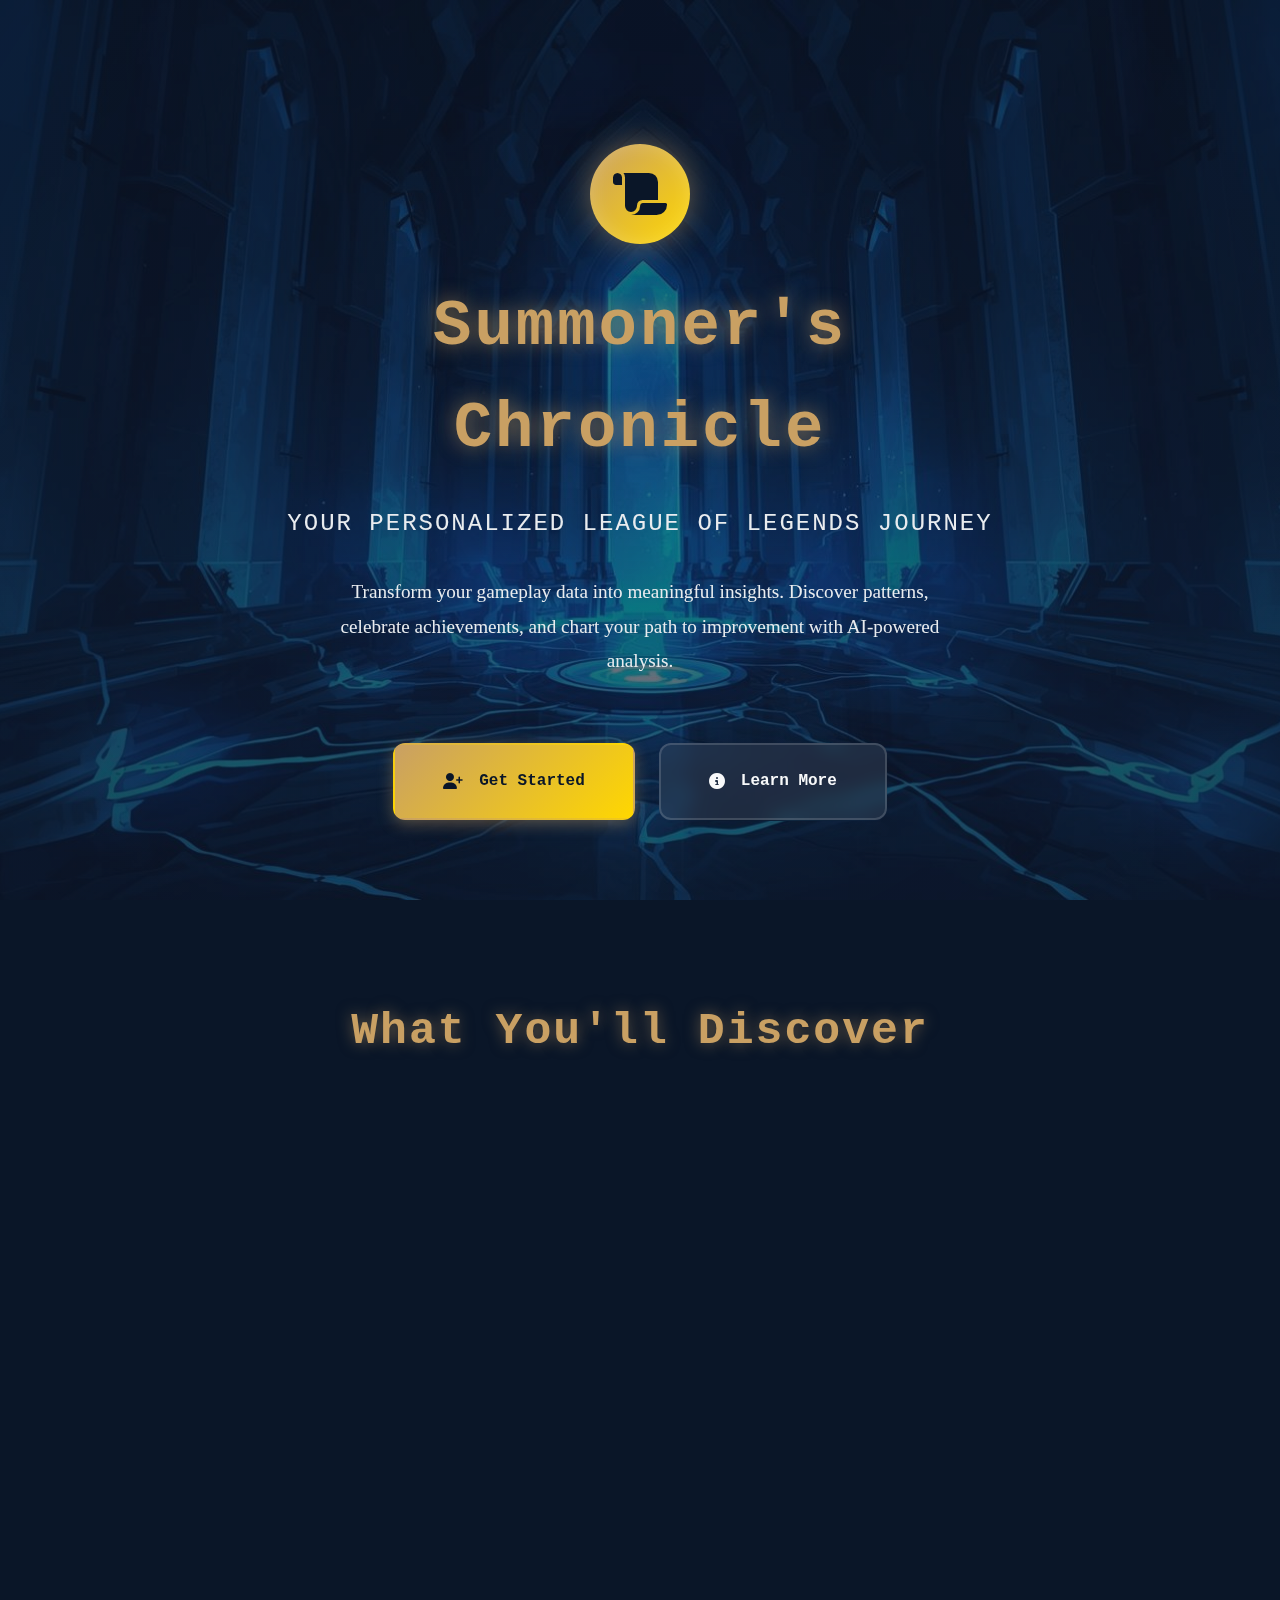
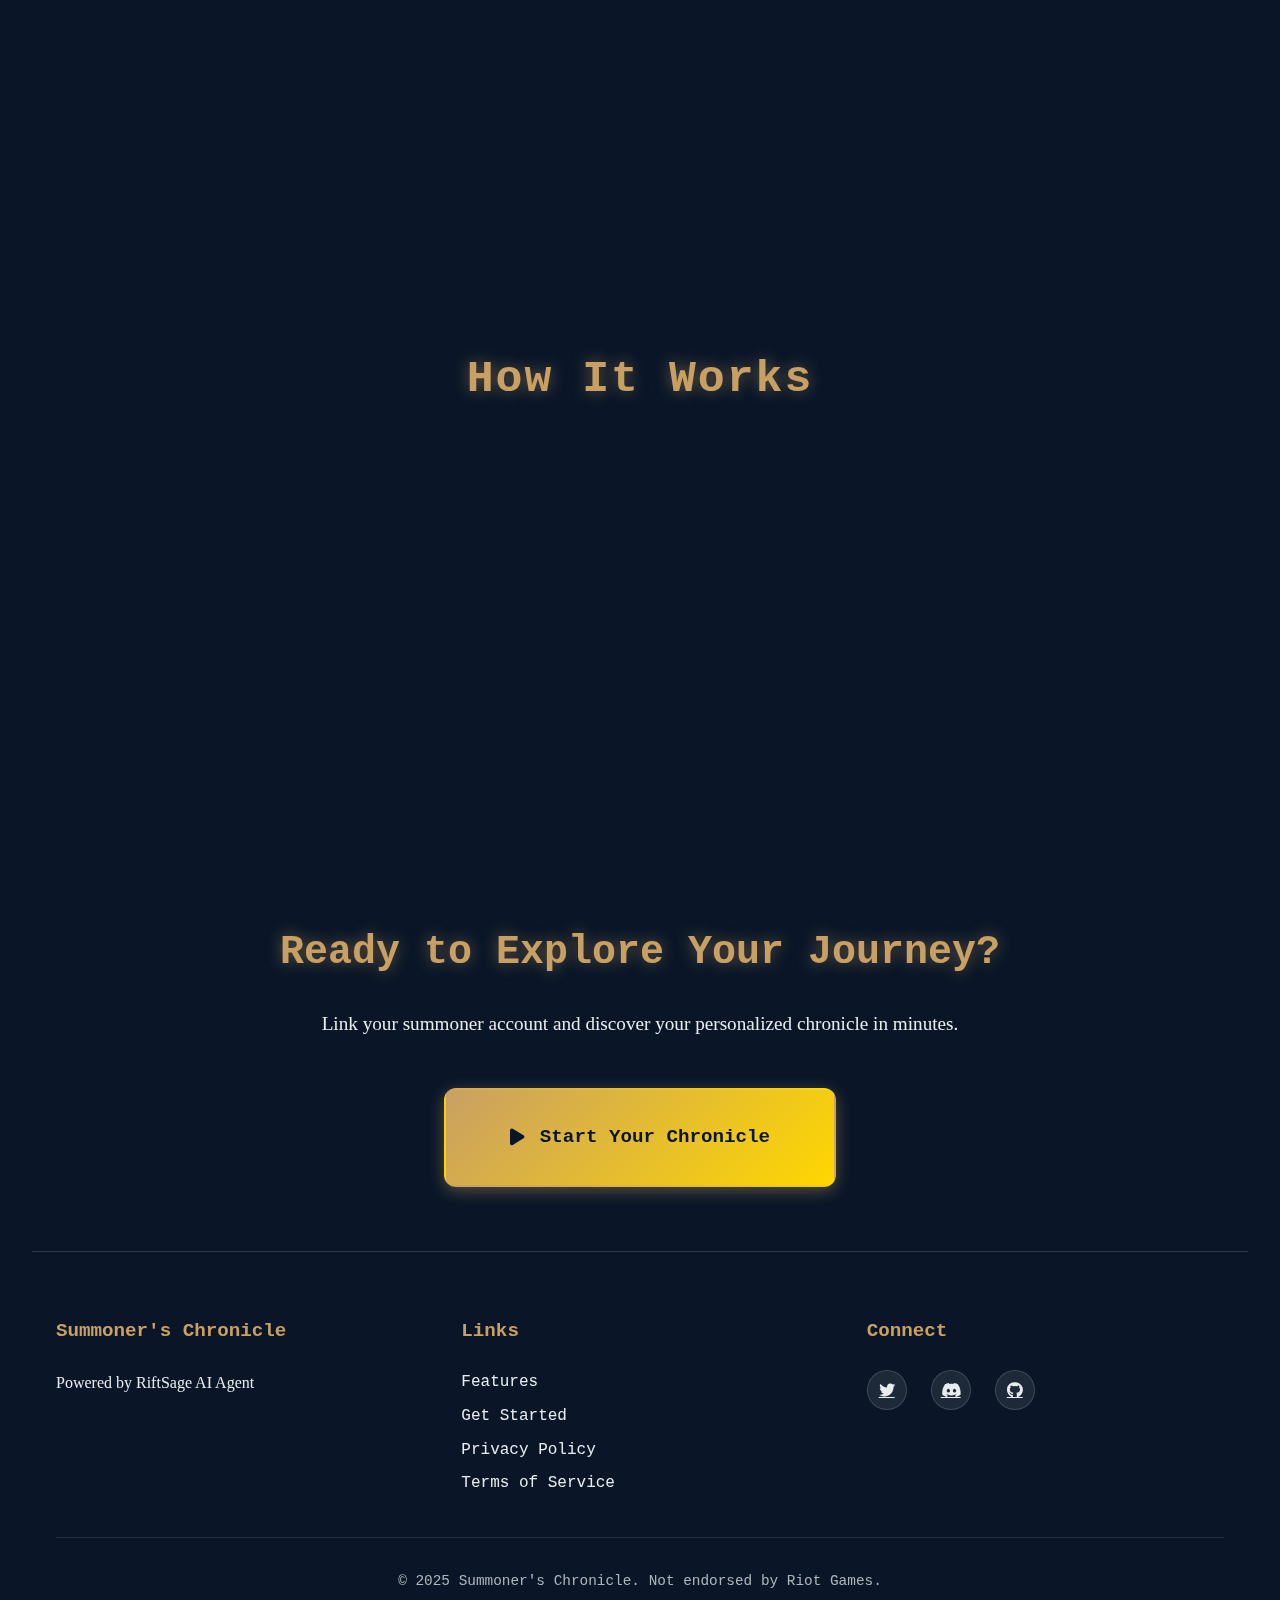
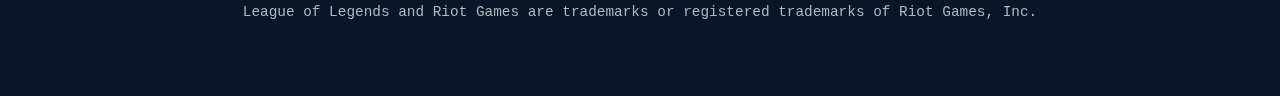
<file: web_app/index.html>
<!DOCTYPE html>
<html lang="en">
<head>
    <meta charset="UTF-8">
    <meta name="viewport" content="width=device-width, initial-scale=1.0">
    <title>Summoner's Chronicle - Your League of Legends Journey</title>
    <link rel="preconnect" href="https://fonts.googleapis.com">
    <link rel="preconnect" href="https://fonts.gstatic.com" crossorigin>
    <link href="https://fonts.googleapis.com/css2?family=Nunito:wght@400;600;700;800&display=swap" rel="stylesheet">
    <link rel="stylesheet" href="https://cdnjs.cloudflare.com/ajax/libs/font-awesome/6.4.0/css/all.min.css">
    <link rel="stylesheet" href="assets/css/main.css">
</head>
<body class="landing-page">
    <!-- Background -->
    <div class="background-overlay"></div>

    <!-- Main Container -->
    <div class="landing-container">
        <!-- Hero Section -->
        <section class="hero-section">
            <div class="hero-content">
                <div class="logo-emblem">
                    <i class="fas fa-scroll"></i>
                </div>
                <h1 class="hero-title">Summoner's Chronicle</h1>
                <p class="hero-subtitle">Your Personalized League of Legends Journey</p>
                <p class="hero-description">
                    Transform your gameplay data into meaningful insights. Discover patterns, celebrate achievements,
                    and chart your path to improvement with AI-powered analysis.
                </p>

                <div class="cta-buttons">
                    <a href="pages/auth.html" class="btn btn-primary">
                        <i class="fas fa-user-plus"></i>
                        <span>Get Started</span>
                    </a>
                    <a href="#features" class="btn btn-secondary">
                        <i class="fas fa-info-circle"></i>
                        <span>Learn More</span>
                    </a>
                </div>
            </div>
        </section>

        <!-- Features Section -->
        <section id="features" class="features-section">
            <h2 class="section-title">What You'll Discover</h2>

            <div class="features-grid">
                <div class="feature-card">
                    <div class="feature-icon">
                        <i class="fas fa-chart-line"></i>
                    </div>
                    <h3>Performance Insights</h3>
                    <p>Deep dive into your stats with clear, actionable analysis powered by RiftSage AI.</p>
                </div>

                <div class="feature-card">
                    <div class="feature-icon">
                        <i class="fas fa-trophy"></i>
                    </div>
                    <h3>Achievement Showcase</h3>
                    <p>Celebrate your best moments and milestones from throughout the season.</p>
                </div>

                <div class="feature-card">
                    <div class="feature-icon">
                        <i class="fas fa-users"></i>
                    </div>
                    <h3>Team Impact Analysis</h3>
                    <p>Understand how you contribute to team success and your unique strengths.</p>
                </div>

                <div class="feature-card">
                    <div class="feature-icon">
                        <i class="fas fa-rocket"></i>
                    </div>
                    <h3>Growth Tracking</h3>
                    <p>See your progress over time and get personalized improvement recommendations.</p>
                </div>

                <div class="feature-card">
                    <div class="feature-icon">
                        <i class="fas fa-chess-knight"></i>
                    </div>
                    <h3>Champion Mastery</h3>
                    <p>Detailed analysis of your champion pool and performance by role.</p>
                </div>

                <div class="feature-card">
                    <div class="feature-icon">
                        <i class="fas fa-map-marked-alt"></i>
                    </div>
                    <h3>Improvement Blueprint</h3>
                    <p>Convert insights into trackable goals with measurable success criteria.</p>
                </div>
            </div>
        </section>

        <!-- How It Works -->
        <section class="how-it-works-section">
            <h2 class="section-title">How It Works</h2>

            <div class="steps-grid">
                <div class="step-card">
                    <div class="step-number">1</div>
                    <h3>Link Your Account</h3>
                    <p>Connect your League of Legends summoner account securely through email authentication.</p>
                </div>

                <div class="step-card">
                    <div class="step-number">2</div>
                    <h3>Generate Report</h3>
                    <p>RiftSage AI analyzes your match history and generates personalized insights.</p>
                </div>

                <div class="step-card">
                    <div class="step-number">3</div>
                    <h3>Explore Your Chronicle</h3>
                    <p>Navigate through beautiful, magazine-style pages of insights and achievements.</p>
                </div>

                <div class="step-card">
                    <div class="step-number">4</div>
                    <h3>Track Your Goals</h3>
                    <p>Use the improvement blueprint to set goals and track your progress.</p>
                </div>
            </div>
        </section>

        <!-- CTA Section -->
        <section class="cta-section">
            <h2>Ready to Explore Your Journey?</h2>
            <p>Link your summoner account and discover your personalized chronicle in minutes.</p>
            <a href="pages/auth.html" class="btn btn-primary btn-large">
                <i class="fas fa-play"></i>
                <span>Start Your Chronicle</span>
            </a>
        </section>

        <!-- Footer -->
        <footer class="landing-footer">
            <div class="footer-content">
                <div class="footer-section">
                    <h4>Summoner's Chronicle</h4>
                    <p>Powered by RiftSage AI Agent</p>
                </div>

                <div class="footer-section">
                    <h4>Links</h4>
                    <ul>
                        <li><a href="#features">Features</a></li>
                        <li><a href="pages/auth.html">Get Started</a></li>
                        <li><a href="#privacy">Privacy Policy</a></li>
                        <li><a href="#terms">Terms of Service</a></li>
                    </ul>
                </div>

                <div class="footer-section">
                    <h4>Connect</h4>
                    <div class="social-links">
                        <a href="#" aria-label="Twitter"><i class="fab fa-twitter"></i></a>
                        <a href="#" aria-label="Discord"><i class="fab fa-discord"></i></a>
                        <a href="#" aria-label="GitHub"><i class="fab fa-github"></i></a>
                    </div>
                </div>
            </div>

            <div class="footer-bottom">
                <p>&copy; 2025 Summoner's Chronicle. Not endorsed by Riot Games.</p>
                <p>League of Legends and Riot Games are trademarks or registered trademarks of Riot Games, Inc.</p>
            </div>
        </footer>
    </div>

    <script src="assets/js/landing.js"></script>
</body>
</html>
</file>
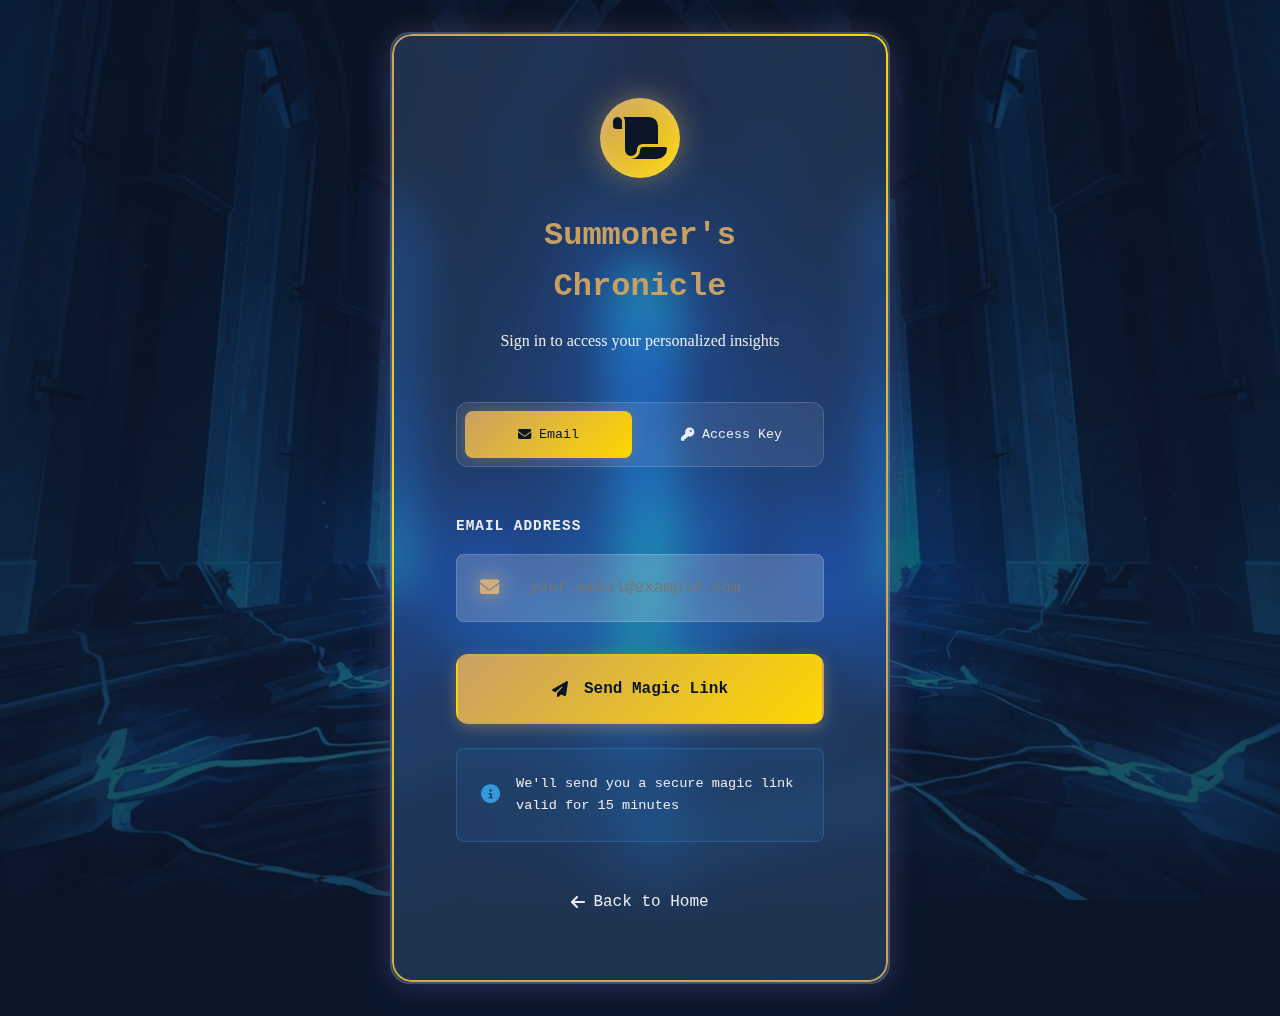
<file: web_app/pages/auth.html>
<!DOCTYPE html>
<html lang="en">
<head>
    <meta charset="UTF-8">
    <meta name="viewport" content="width=device-width, initial-scale=1.0">
    <title>Sign In - Summoner's Chronicle</title>
    <link rel="preconnect" href="https://fonts.googleapis.com">
    <link rel="preconnect" href="https://fonts.gstatic.com" crossorigin>
    <link href="https://fonts.googleapis.com/css2?family=Nunito:wght@400;600;700;800&display=swap" rel="stylesheet">
    <link rel="stylesheet" href="https://cdnjs.cloudflare.com/ajax/libs/font-awesome/6.4.0/css/all.min.css">
    <link rel="stylesheet" href="../assets/css/main.css">
</head>
<body class="auth-page">
    <!-- Background -->
    <div class="background-overlay"></div>

    <!-- Auth Container -->
    <div class="auth-container">
        <div class="auth-card">
            <!-- Logo -->
            <div class="auth-header">
                <div class="logo-emblem">
                    <i class="fas fa-scroll"></i>
                </div>
                <h1>Summoner's Chronicle</h1>
                <p>Sign in to access your personalized insights</p>
            </div>

            <!-- Auth Methods Tabs -->
            <div class="auth-tabs">
                <button class="auth-tab active" data-tab="email">
                    <i class="fas fa-envelope"></i>
                    <span>Email</span>
                </button>
                <button class="auth-tab" data-tab="accesskey">
                    <i class="fas fa-key"></i>
                    <span>Access Key</span>
                </button>
            </div>

            <!-- Email Auth Form -->
            <div class="auth-form-container active" id="email-form">
                <form class="auth-form" id="emailAuthForm">
                    <div class="form-group">
                        <label for="email">Email Address</label>
                        <div class="input-with-icon">
                            <i class="fas fa-envelope"></i>
                            <input
                                type="email"
                                id="email"
                                name="email"
                                placeholder="your.email@example.com"
                                required
                            >
                        </div>
                    </div>

                    <button type="submit" class="btn btn-primary btn-full">
                        <i class="fas fa-paper-plane"></i>
                        <span>Send Magic Link</span>
                    </button>

                    <div class="auth-info">
                        <i class="fas fa-info-circle"></i>
                        <p>We'll send you a secure magic link valid for 15 minutes</p>
                    </div>
                </form>

                <!-- Success Message -->
                <div class="auth-success" id="emailSuccess" style="display: none;">
                    <i class="fas fa-check-circle"></i>
                    <h3>Check Your Email!</h3>
                    <p>We've sent a magic link to <strong id="sentEmail"></strong></p>
                    <p class="text-muted">Link expires in 15 minutes</p>
                    <button class="btn btn-secondary" onclick="location.reload()">
                        Send Another Link
                    </button>
                </div>
            </div>

            <!-- Access Key Form -->
            <div class="auth-form-container" id="accesskey-form">
                <form class="auth-form" id="accessKeyForm">
                    <div class="form-group">
                        <label for="accessKeyFile">Upload Access Key (.sumvault)</label>
                        <div class="file-upload-area" id="fileUploadArea">
                            <i class="fas fa-cloud-upload-alt"></i>
                            <p>Drop your .sumvault file here or click to browse</p>
                            <input
                                type="file"
                                id="accessKeyFile"
                                name="accessKeyFile"
                                accept=".sumvault"
                                required
                            >
                        </div>
                        <div class="file-name" id="fileName" style="display: none;"></div>
                    </div>

                    <button type="submit" class="btn btn-primary btn-full">
                        <i class="fas fa-sign-in-alt"></i>
                        <span>Sign In with Access Key</span>
                    </button>

                    <div class="auth-info">
                        <i class="fas fa-info-circle"></i>
                        <p>Use the .sumvault file you received when you first signed up</p>
                    </div>
                </form>
            </div>

            <!-- Loading State -->
            <div class="auth-loading" id="authLoading" style="display: none;">
                <div class="spinner"></div>
                <p>Authenticating...</p>
            </div>

            <!-- Error Message -->
            <div class="auth-error" id="authError" style="display: none;">
                <i class="fas fa-exclamation-triangle"></i>
                <p id="errorMessage"></p>
                <button class="btn btn-secondary" onclick="location.reload()">
                    Try Again
                </button>
            </div>

            <!-- Back to Home -->
            <div class="auth-footer">
                <a href="../index.html" class="link-back">
                    <i class="fas fa-arrow-left"></i>
                    <span>Back to Home</span>
                </a>
            </div>
        </div>

        <!-- New User Setup -->
        <div class="setup-card" id="setupCard" style="display: none;">
            <div class="setup-header">
                <h2>Link Your Summoner</h2>
                <p>Connect your League of Legends account to get started</p>
            </div>

            <form class="setup-form" id="setupForm">
                <div class="form-group">
                    <label for="summonerName">Summoner Name</label>
                    <div class="input-with-icon">
                        <i class="fas fa-user"></i>
                        <input
                            type="text"
                            id="summonerName"
                            name="summonerName"
                            placeholder="Enter your summoner name"
                            required
                        >
                    </div>
                </div>

                <div class="form-group">
                    <label for="region">Region</label>
                    <div class="input-with-icon">
                        <i class="fas fa-globe"></i>
                        <select id="region" name="region" required>
                            <option value="">Select your region</option>
                            <option value="na1">North America (NA)</option>
                            <option value="euw1">Europe West (EUW)</option>
                            <option value="eun1">Europe Nordic & East (EUNE)</option>
                            <option value="kr">Korea (KR)</option>
                            <option value="br1">Brazil (BR)</option>
                            <option value="la1">Latin America North (LAN)</option>
                            <option value="la2">Latin America South (LAS)</option>
                            <option value="oc1">Oceania (OCE)</option>
                            <option value="tr1">Turkey (TR)</option>
                            <option value="ru">Russia (RU)</option>
                            <option value="jp1">Japan (JP)</option>
                        </select>
                    </div>
                </div>

                <button type="submit" class="btn btn-primary btn-full">
                    <i class="fas fa-link"></i>
                    <span>Link Account</span>
                </button>
            </form>

            <div class="setup-info">
                <i class="fas fa-shield-alt"></i>
                <p>Your data is securely stored and never shared with third parties</p>
            </div>
        </div>
    </div>

    <script src="../config/aws-config.js"></script>
    <script src="../assets/js/auth.js"></script>
</body>
</html>
</file>
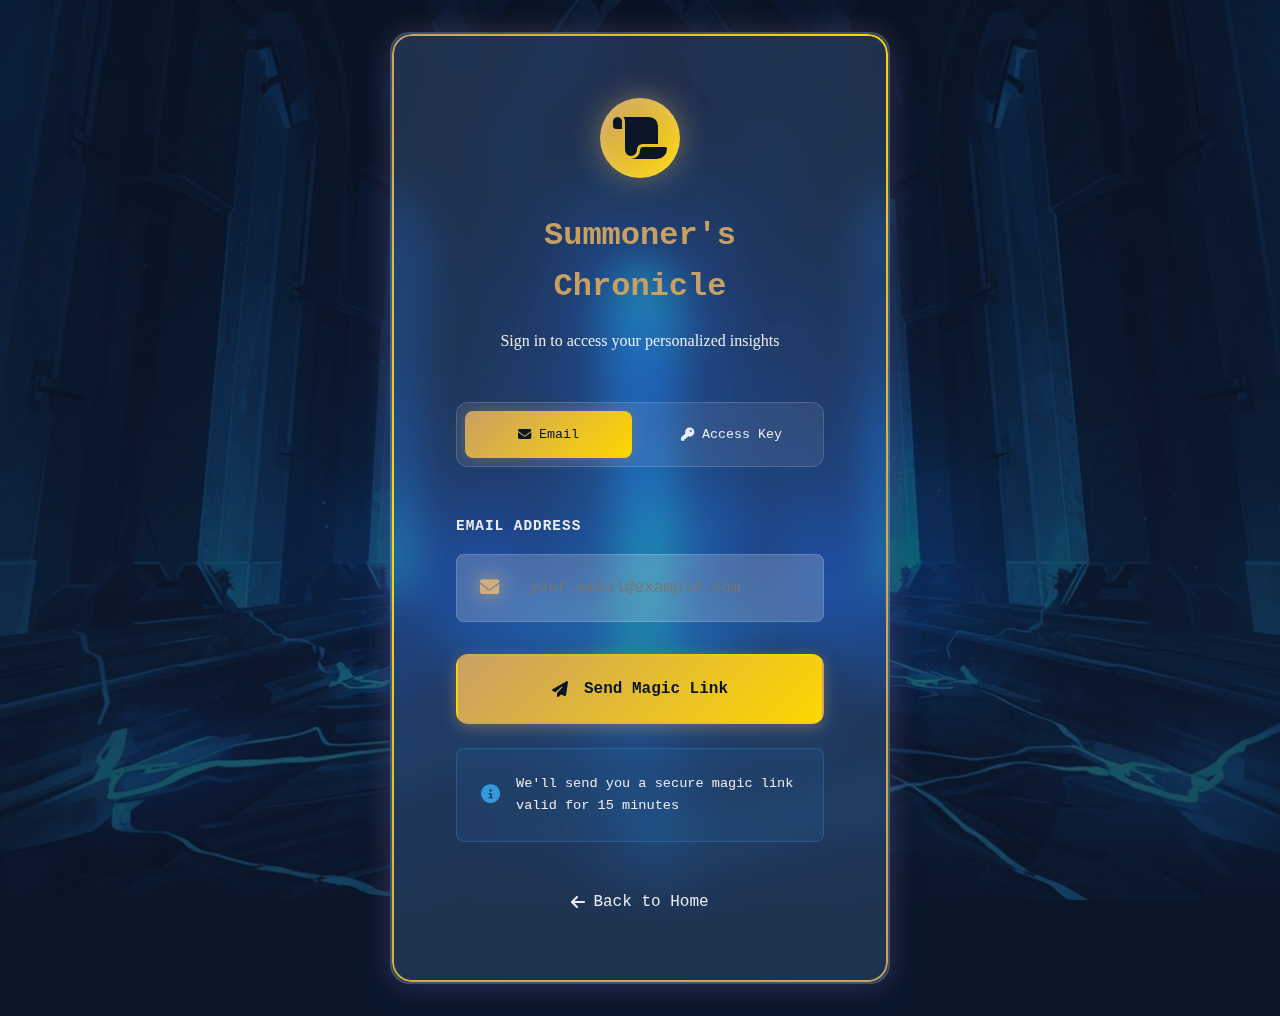
<file: web_app/pages/dashboard.html>
<!DOCTYPE html>
<html lang="en">
<head>
    <meta charset="UTF-8">
    <meta name="viewport" content="width=device-width, initial-scale=1.0">
    <title>Your Chronicle - Summoner's Chronicle</title>
    <link rel="preconnect" href="https://fonts.googleapis.com">
    <link rel="preconnect" href="https://fonts.gstatic.com" crossorigin>
    <link href="https://fonts.googleapis.com/css2?family=Nunito:wght@400;600;700;800&display=swap" rel="stylesheet">
    <link rel="stylesheet" href="https://cdnjs.cloudflare.com/ajax/libs/font-awesome/6.4.0/css/all.min.css">
    <link rel="stylesheet" href="../assets/css/main.css">
</head>
<body class="dashboard-page">
    <!-- Background -->
    <div class="background-overlay"></div>

    <!-- Main Container -->
    <div class="dashboard-container">
        <!-- Header -->
        <header class="dashboard-header">
            <div class="header-left">
                <div class="logo-small">
                    <i class="fas fa-scroll"></i>
                    <span>Summoner's Chronicle</span>
                </div>
            </div>

            <div class="header-right">
                <div class="user-info">
                    <span id="summonerName">Loading...</span>
                    <span class="rank-badge" id="currentRank">Loading...</span>
                </div>
                <div class="header-actions">
                    <button class="icon-btn" id="downloadBtn" title="Download Report">
                        <i class="fas fa-download"></i>
                    </button>
                    <button class="icon-btn" id="shareBtn" title="Share">
                        <i class="fas fa-share-alt"></i>
                    </button>
                    <button class="icon-btn" id="settingsBtn" title="Settings">
                        <i class="fas fa-cog"></i>
                    </button>
                    <button class="icon-btn" id="logoutBtn" title="Logout">
                        <i class="fas fa-sign-out-alt"></i>
                    </button>
                </div>
            </div>
        </header>

        <!-- Navigation Pills -->
        <nav class="nav-pills-container">
            <div class="nav-pills">
                <button class="nav-pill active" data-section="overview">
                    <i class="fas fa-home"></i>
                    <span>Overview</span>
                </button>
                <button class="nav-pill" data-section="performance">
                    <i class="fas fa-chart-line"></i>
                    <span>Performance</span>
                </button>
                <button class="nav-pill" data-section="champions">
                    <i class="fas fa-chess-knight"></i>
                    <span>Champions</span>
                </button>
                <button class="nav-pill" data-section="team-impact">
                    <i class="fas fa-users"></i>
                    <span>Team Impact</span>
                </button>
                <button class="nav-pill" data-section="growth">
                    <i class="fas fa-seedling"></i>
                    <span>Growth</span>
                </button>
                <button class="nav-pill" data-section="achievements">
                    <i class="fas fa-trophy"></i>
                    <span>Achievements</span>
                </button>
                <button class="nav-pill" data-section="future-goals">
                    <i class="fas fa-bullseye"></i>
                    <span>Future Goals</span>
                </button>
            </div>
        </nav>

        <!-- Content Wrapper -->
        <div class="content-wrapper">
            <!-- Overview Section -->
            <section id="overview" class="content-section active">
                <div class="section-header">
                    <h2 class="section-subtitle">Season 2025</h2>
                    <h1 class="section-title">Your Chronicle Overview</h1>
                    <p class="section-description">A comprehensive look at your League of Legends journey this season</p>
                </div>

                <!-- Stats & Metrics -->
                <div class="stats-section">
                    <h3 class="stats-label">Key Statistics</h3>
                    <div class="stats-grid">
                        <div class="stat-card highlight">
                            <div class="stat-icon"><i class="fas fa-gamepad"></i></div>
                            <div class="stat-value" id="totalGames">-</div>
                            <div class="stat-label">Total Games</div>
                            <div class="stat-insight">Your dedication this season</div>
                        </div>

                        <div class="stat-card">
                            <div class="stat-icon"><i class="fas fa-trophy"></i></div>
                            <div class="stat-value" id="winRate">-%</div>
                            <div class="stat-label">Win Rate</div>
                            <div class="stat-insight">Consistent improvement</div>
                        </div>

                        <div class="stat-card">
                            <div class="stat-icon"><i class="fas fa-chart-bar"></i></div>
                            <div class="stat-value" id="avgKDA">-</div>
                            <div class="stat-label">Average KDA</div>
                            <div class="stat-insight">Impact per game</div>
                        </div>

                        <div class="stat-card">
                            <div class="stat-icon"><i class="fas fa-star"></i></div>
                            <div class="stat-value" id="mainRole">-</div>
                            <div class="stat-label">Main Role</div>
                            <div class="stat-insight">Your strongest position</div>
                        </div>
                    </div>
                </div>

                <!-- Deeper Insights -->
                <div class="insights-section">
                    <h3 class="insights-label">Deeper Insights</h3>
                    <div class="insights-content">
                        <ul class="insights-list" id="overviewInsights">
                            <li><i class="fas fa-circle"></i> <span>Loading insights...</span></li>
                        </ul>
                    </div>
                </div>

                <!-- Narrative Meaning -->
                <div class="narrative-section">
                    <h3 class="narrative-label">What This Means</h3>
                    <div class="narrative-content">
                        <p id="overviewNarrative">Loading your personalized narrative...</p>
                    </div>
                </div>
            </section>

            <!-- Performance Section -->
            <section id="performance" class="content-section">
                <div class="section-header">
                    <h2 class="section-subtitle">Deep Dive</h2>
                    <h1 class="section-title">Performance Analysis</h1>
                    <p class="section-description">Understanding your gameplay patterns and strengths</p>
                </div>

                <!-- Stats & Metrics -->
                <div class="stats-section">
                    <h3 class="stats-label">Performance Metrics</h3>
                    <div class="stats-grid">
                        <div class="stat-card">
                            <div class="stat-icon"><i class="fas fa-crosshairs"></i></div>
                            <div class="stat-value" id="avgKills">-</div>
                            <div class="stat-label">Avg Kills</div>
                            <div class="stat-insight">Aggressive playstyle</div>
                        </div>

                        <div class="stat-card">
                            <div class="stat-icon"><i class="fas fa-hands-helping"></i></div>
                            <div class="stat-value" id="avgAssists">-</div>
                            <div class="stat-label">Avg Assists</div>
                            <div class="stat-insight">Team contribution</div>
                        </div>

                        <div class="stat-card">
                            <div class="stat-icon"><i class="fas fa-heart"></i></div>
                            <div class="stat-value" id="avgDeaths">-</div>
                            <div class="stat-label">Avg Deaths</div>
                            <div class="stat-insight">Survival rate</div>
                        </div>

                        <div class="stat-card highlight">
                            <div class="stat-icon"><i class="fas fa-coins"></i></div>
                            <div class="stat-value" id="avgCS">-</div>
                            <div class="stat-label">CS per Minute</div>
                            <div class="stat-insight">Farming efficiency</div>
                        </div>

                        <div class="stat-card">
                            <div class="stat-icon"><i class="fas fa-eye"></i></div>
                            <div class="stat-value" id="avgVision">-</div>
                            <div class="stat-label">Vision Score</div>
                            <div class="stat-insight">Map awareness</div>
                        </div>

                        <div class="stat-card">
                            <div class="stat-icon"><i class="fas fa-fire"></i></div>
                            <div class="stat-value" id="avgDamage">-</div>
                            <div class="stat-label">Damage per Min</div>
                            <div class="stat-insight">Combat impact</div>
                        </div>
                    </div>
                </div>

                <!-- Deeper Insights -->
                <div class="insights-section">
                    <h3 class="insights-label">Pattern Analysis</h3>
                    <div class="insights-content">
                        <ul class="insights-list" id="performanceInsights">
                            <li><i class="fas fa-circle"></i> <span>Loading insights...</span></li>
                        </ul>
                    </div>
                </div>

                <!-- Narrative Meaning -->
                <div class="narrative-section">
                    <h3 class="narrative-label">Performance Summary</h3>
                    <div class="narrative-content">
                        <p id="performanceNarrative">Loading your performance analysis...</p>
                    </div>
                </div>
            </section>

            <!-- Champions Section -->
            <section id="champions" class="content-section">
                <div class="section-header">
                    <h2 class="section-subtitle">Champion Pool</h2>
                    <h1 class="section-title">Your Champions</h1>
                    <p class="section-description">Mastery and performance with your most-played champions</p>
                </div>

                <!-- Champion Cards Grid -->
                <div class="champions-grid" id="championsGrid">
                    <!-- Champions will be loaded dynamically -->
                    <div class="loading-state">
                        <div class="spinner"></div>
                        <p>Loading your champions...</p>
                    </div>
                </div>

                <!-- Deeper Insights -->
                <div class="insights-section">
                    <h3 class="insights-label">Champion Insights</h3>
                    <div class="insights-content">
                        <ul class="insights-list" id="championsInsights">
                            <li><i class="fas fa-circle"></i> <span>Loading insights...</span></li>
                        </ul>
                    </div>
                </div>

                <!-- Narrative Meaning -->
                <div class="narrative-section">
                    <h3 class="narrative-label">Your Champion Journey</h3>
                    <div class="narrative-content">
                        <p id="championsNarrative">Loading your champion analysis...</p>
                    </div>
                </div>
            </section>

            <!-- Team Impact Section -->
            <section id="team-impact" class="content-section">
                <div class="section-header">
                    <h2 class="section-subtitle">Teamplay</h2>
                    <h1 class="section-title">Team Impact</h1>
                    <p class="section-description">How you contribute to team success and coordinate with others</p>
                </div>

                <!-- Stats & Metrics -->
                <div class="stats-section">
                    <h3 class="stats-label">Team Contribution</h3>
                    <div class="stats-grid">
                        <div class="stat-card">
                            <div class="stat-icon"><i class="fas fa-bullseye"></i></div>
                            <div class="stat-value" id="killParticipation">-%</div>
                            <div class="stat-label">Kill Participation</div>
                            <div class="stat-insight">Involvement in fights</div>
                        </div>

                        <div class="stat-card highlight">
                            <div class="stat-icon"><i class="fas fa-shield-alt"></i></div>
                            <div class="stat-value" id="objectiveControl">-%</div>
                            <div class="stat-label">Objective Control</div>
                            <div class="stat-insight">Strategic priorities</div>
                        </div>

                        <div class="stat-card">
                            <div class="stat-icon"><i class="fas fa-user-friends"></i></div>
                            <div class="stat-value" id="teamfightPresence">-%</div>
                            <div class="stat-label">Teamfight Presence</div>
                            <div class="stat-insight">Combat reliability</div>
                        </div>

                        <div class="stat-card">
                            <div class="stat-icon"><i class="fas fa-hand-holding-heart"></i></div>
                            <div class="stat-value" id="supportRating">-</div>
                            <div class="stat-label">Support Rating</div>
                            <div class="stat-insight">Enabling teammates</div>
                        </div>
                    </div>
                </div>

                <!-- Deeper Insights -->
                <div class="insights-section">
                    <h3 class="insights-label">Team Dynamics</h3>
                    <div class="insights-content">
                        <ul class="insights-list" id="teamInsights">
                            <li><i class="fas fa-circle"></i> <span>Loading insights...</span></li>
                        </ul>
                    </div>
                </div>

                <!-- Narrative Meaning -->
                <div class="narrative-section">
                    <h3 class="narrative-label">Your Team Role</h3>
                    <div class="narrative-content">
                        <p id="teamNarrative">Loading your team impact analysis...</p>
                    </div>
                </div>
            </section>

            <!-- Growth Section -->
            <section id="growth" class="content-section">
                <div class="section-header">
                    <h2 class="section-subtitle">Progression</h2>
                    <h1 class="section-title">Growth & Development</h1>
                    <p class="section-description">Tracking your improvement and skill development over time</p>
                </div>

                <!-- Timeline Chart -->
                <div class="growth-timeline" id="growthTimeline">
                    <!-- Timeline will be rendered here -->
                </div>

                <!-- Growth Metrics -->
                <div class="stats-section">
                    <h3 class="stats-label">Growth Metrics</h3>
                    <div class="stats-grid">
                        <div class="stat-card highlight">
                            <div class="stat-icon"><i class="fas fa-arrow-up"></i></div>
                            <div class="stat-value" id="kdaImprovement">+-%</div>
                            <div class="stat-label">KDA Improvement</div>
                            <div class="stat-insight">Since last quarter</div>
                        </div>

                        <div class="stat-card">
                            <div class="stat-icon"><i class="fas fa-medal"></i></div>
                            <div class="stat-value" id="rankProgress">-</div>
                            <div class="stat-label">Rank Progress</div>
                            <div class="stat-insight">Divisions climbed</div>
                        </div>

                        <div class="stat-card">
                            <div class="stat-icon"><i class="fas fa-book"></i></div>
                            <div class="stat-value" id="championPoolGrowth">+</div>
                            <div class="stat-label">New Champions</div>
                            <div class="stat-insight">Pool expansion</div>
                        </div>

                        <div class="stat-card">
                            <div class="stat-icon"><i class="fas fa-brain"></i></div>
                            <div class="stat-value" id="consistencyScore">-%</div>
                            <div class="stat-label">Consistency</div>
                            <div class="stat-insight">Performance stability</div>
                        </div>
                    </div>
                </div>

                <!-- Deeper Insights -->
                <div class="insights-section">
                    <h3 class="insights-label">Development Areas</h3>
                    <div class="insights-content">
                        <ul class="insights-list" id="growthInsights">
                            <li><i class="fas fa-circle"></i> <span>Loading insights...</span></li>
                        </ul>
                    </div>
                </div>

                <!-- Narrative Meaning -->
                <div class="narrative-section">
                    <h3 class="narrative-label">Your Growth Story</h3>
                    <div class="narrative-content">
                        <p id="growthNarrative">Loading your growth analysis...</p>
                    </div>
                </div>
            </section>

            <!-- Achievements Section -->
            <section id="achievements" class="content-section">
                <div class="section-header">
                    <h2 class="section-subtitle">Milestones</h2>
                    <h1 class="section-title">Achievements</h1>
                    <p class="section-description">Celebrating your best moments and accomplishments</p>
                </div>

                <!-- Achievement Badges Grid -->
                <div class="achievements-grid" id="achievementsGrid">
                    <!-- Achievements will be loaded dynamically -->
                    <div class="loading-state">
                        <div class="spinner"></div>
                        <p>Loading achievements...</p>
                    </div>
                </div>

                <!-- Outstanding Games -->
                <div class="outstanding-games-section">
                    <h3 class="stats-label">Outstanding Performances</h3>
                    <div class="games-grid" id="outstandingGames">
                        <!-- Top games will be loaded dynamically -->
                    </div>
                </div>

                <!-- Narrative Meaning -->
                <div class="narrative-section">
                    <h3 class="narrative-label">What You've Accomplished</h3>
                    <div class="narrative-content">
                        <p id="achievementsNarrative">Loading your achievements...</p>
                    </div>
                </div>
            </section>

            <!-- Future Goals Section -->
            <section id="future-goals" class="content-section">
                <div class="section-header">
                    <h2 class="section-subtitle">Blueprint for Improvement</h2>
                    <h1 class="section-title">Your Path Forward</h1>
                    <p class="section-description">Personalized recommendations and trackable goals</p>
                </div>

                <!-- Goal Categories -->
                <div class="goals-container" id="goalsContainer">
                    <!-- Mechanical Skills -->
                    <div class="goal-category">
                        <div class="category-header">
                            <div class="category-icon"><i class="fas fa-hand-sparkles"></i></div>
                            <div class="category-info">
                                <h3>Mechanical Skills</h3>
                                <p>Improve your execution and mechanics</p>
                            </div>
                            <div class="category-progress">
                                <div class="progress-bar">
                                    <div class="progress-fill" id="mechanicsProgress" style="width: 0%"></div>
                                </div>
                                <span class="progress-text">0%</span>
                            </div>
                        </div>
                        <div class="goals-list" id="mechanicalGoals">
                            <!-- Goals will be loaded here -->
                        </div>
                    </div>

                    <!-- Strategic Knowledge -->
                    <div class="goal-category">
                        <div class="category-header">
                            <div class="category-icon"><i class="fas fa-chess"></i></div>
                            <div class="category-info">
                                <h3>Strategic Knowledge</h3>
                                <p>Enhance your game sense and decision-making</p>
                            </div>
                            <div class="category-progress">
                                <div class="progress-bar">
                                    <div class="progress-fill" id="strategyProgress" style="width: 0%"></div>
                                </div>
                                <span class="progress-text">0%</span>
                            </div>
                        </div>
                        <div class="goals-list" id="strategyGoals">
                            <!-- Goals will be loaded here -->
                        </div>
                    </div>

                    <!-- Champion Mastery -->
                    <div class="goal-category">
                        <div class="category-header">
                            <div class="category-icon"><i class="fas fa-star"></i></div>
                            <div class="category-info">
                                <h3>Champion Mastery</h3>
                                <p>Expand and deepen your champion pool</p>
                            </div>
                            <div class="category-progress">
                                <div class="progress-bar">
                                    <div class="progress-fill" id="championProgress" style="width: 0%"></div>
                                </div>
                                <span class="progress-text">0%</span>
                            </div>
                        </div>
                        <div class="goals-list" id="championGoals">
                            <!-- Goals will be loaded here -->
                        </div>
                    </div>

                    <!-- Mental Game -->
                    <div class="goal-category">
                        <div class="category-header">
                            <div class="category-icon"><i class="fas fa-brain"></i></div>
                            <div class="category-info">
                                <h3>Mental Game</h3>
                                <p>Build consistency and mental resilience</p>
                            </div>
                            <div class="category-progress">
                                <div class="progress-bar">
                                    <div class="progress-fill" id="mentalProgress" style="width: 0%"></div>
                                </div>
                                <span class="progress-text">0%</span>
                            </div>
                        </div>
                        <div class="goals-list" id="mentalGoals">
                            <!-- Goals will be loaded here -->
                        </div>
                    </div>

                    <!-- Team Coordination -->
                    <div class="goal-category">
                        <div class="category-header">
                            <div class="category-icon"><i class="fas fa-users"></i></div>
                            <div class="category-info">
                                <h3>Team Coordination</h3>
                                <p>Strengthen communication and teamplay</p>
                            </div>
                            <div class="category-progress">
                                <div class="progress-bar">
                                    <div class="progress-fill" id="teamProgress" style="width: 0%"></div>
                                </div>
                                <span class="progress-text">0%</span>
                            </div>
                        </div>
                        <div class="goals-list" id="teamGoals">
                            <!-- Goals will be loaded here -->
                        </div>
                    </div>
                </div>

                <!-- Narrative Meaning -->
                <div class="narrative-section">
                    <h3 class="narrative-label">Your Improvement Path</h3>
                    <div class="narrative-content">
                        <p id="goalsNarrative">These personalized goals are designed to help you improve based on your unique playstyle and current skill level. Focus on one category at a time for the best results.</p>
                    </div>
                </div>
            </section>
        </div>

        <!-- Footer -->
        <footer class="dashboard-footer">
            <p>&copy; 2025 Summoner's Chronicle • Powered by RiftSage AI</p>
        </footer>
    </div>

    <script src="../config/aws-config.js"></script>
    <script src="../assets/js/dashboard.js"></script>
</body>
</html>
</file>
<file: web_app/assets/css/main.css>
/* ============================================================================
   Summoner's Chronicle - Main Stylesheet
   Following demo HTML design: Glassmorphism + Gold Theme
   ============================================================================ */

/* CSS Reset and Base Styles */
* {
    margin: 0;
    padding: 0;
    box-sizing: border-box;
}

:root {
    /* Color Palette - Dark Blue + Gold + Mystical Accents (from demo) */
    --dark-primary: #0A1628;
    --dark-secondary: #1A243D;
    --dark-accent: #2A3A5A;
    --gold-primary: #C9A063;
    --gold-secondary: #D4AF37;
    --gold-bright: #FFD700;
    --text-primary: #F8F9FA;
    --text-secondary: #E9ECEF;
    --text-muted: #ADB5BD;
    --text-gold: var(--gold-primary);

    /* Glassmorphism Variables */
    --glass-bg: rgba(255, 255, 255, 0.08);
    --glass-bg-strong: rgba(255, 255, 255, 0.12);
    --glass-border: rgba(255, 255, 255, 0.15);
    --glass-shadow: 0 8px 32px rgba(31, 38, 135, 0.37);

    /* UI Colors */
    --card-bg: rgba(26, 36, 61, 0.9);
    --border-gold: rgba(201, 160, 99, 0.6);
    --success-color: #27AE60;
    --warning-color: #F39C12;
    --error-color: #E74C3C;

    /* Spacing */
    --spacing-xs: 8px;
    --spacing-s: 16px;
    --spacing-m: 24px;
    --spacing-l: 32px;
    --spacing-xl: 48px;
    --spacing-xxl: 64px;

    /* Border Radius */
    --radius-s: 4px;
    --radius-m: 8px;
    --radius-l: 12px;
    --radius-xl: 16px;
    --radius-2xl: 20px;

    /* Fonts (from demo) */
    --font-primary: 'Orbitron', monospace;
    --font-secondary: 'Playfair Display', serif;
}

/* ============================================================================
   BASE STYLES
   ============================================================================ */

body {
    font-family: var(--font-primary);
    background: var(--dark-primary);
    color: var(--text-primary);
    line-height: 1.6;
    min-height: 100vh;
    position: relative;
    overflow-x: hidden;
}

/* Background Image with Increased Visibility */
body::before {
    content: '';
    position: fixed;
    top: 0;
    left: 0;
    width: 100%;
    height: 100%;
    background-image: url('../images/background.png');
    background-size: cover;
    background-position: center;
    background-repeat: no-repeat;
    opacity: 0.8;
    pointer-events: none;
    z-index: -2;
}

/* Dark Overlay */
body::after {
    content: '';
    position: fixed;
    top: 0;
    left: 0;
    width: 100%;
    height: 100%;
    background: radial-gradient(
        circle at 50% 50%,
        rgba(10, 22, 40, 0.4) 0%,
        rgba(10, 22, 40, 0.6) 50%,
        rgba(10, 22, 40, 0.7) 100%
    );
    pointer-events: none;
    z-index: -1;
}

.background-overlay {
    position: fixed;
    top: 0;
    left: 0;
    width: 100%;
    height: 100%;
    pointer-events: none;
    z-index: -1;
}

/* ============================================================================
   LANDING PAGE STYLES
   ============================================================================ */

.landing-container {
    min-height: 100vh;
    padding: var(--spacing-l);
    position: relative;
}

.hero-section {
    text-align: center;
    padding: var(--spacing-xxl) var(--spacing-m);
    min-height: 100vh;
    display: flex;
    align-items: center;
    justify-content: center;
}

.hero-content {
    max-width: 800px;
    margin: 0 auto;
}

.logo-emblem {
    width: 100px;
    height: 100px;
    margin: 0 auto var(--spacing-l);
    background: linear-gradient(135deg, var(--gold-primary), var(--gold-bright));
    border-radius: 50%;
    display: flex;
    align-items: center;
    justify-content: center;
    box-shadow:
        0 0 30px rgba(201, 160, 99, 0.5),
        inset 0 0 20px rgba(255, 255, 255, 0.2);
    animation: pulse 3s infinite;
}

@keyframes pulse {
    0%, 100% { transform: scale(1); }
    50% { transform: scale(1.05); }
}

.logo-emblem i {
    font-size: 3rem;
    color: var(--dark-primary);
}

.hero-title {
    font-family: var(--font-primary);
    font-size: 4rem;
    font-weight: 800;
    color: var(--text-gold);
    text-shadow: 0 0 20px rgba(201, 160, 99, 0.6);
    margin-bottom: var(--spacing-m);
    letter-spacing: 3px;
}

.hero-subtitle {
    font-family: var(--font-primary);
    font-size: 1.5rem;
    font-weight: 400;
    color: var(--text-secondary);
    letter-spacing: 2px;
    text-transform: uppercase;
    margin-bottom: var(--spacing-l);
}

.hero-description {
    font-family: var(--font-secondary);
    font-size: 1.2rem;
    color: var(--text-secondary);
    line-height: 1.8;
    margin-bottom: var(--spacing-xxl);
    max-width: 600px;
    margin-left: auto;
    margin-right: auto;
}

.cta-buttons {
    display: flex;
    gap: var(--spacing-m);
    justify-content: center;
    flex-wrap: wrap;
}

/* Button Styles */
.btn {
    display: inline-flex;
    align-items: center;
    gap: var(--spacing-s);
    padding: var(--spacing-m) var(--spacing-xl);
    border-radius: var(--radius-l);
    font-family: var(--font-primary);
    font-weight: 600;
    font-size: 1rem;
    text-decoration: none;
    transition: all 0.3s ease;
    cursor: pointer;
    border: 2px solid transparent;
    position: relative;
    overflow: hidden;
}

.btn::before {
    content: '';
    position: absolute;
    top: 0;
    left: -100%;
    width: 100%;
    height: 100%;
    background: linear-gradient(90deg, transparent, rgba(255, 255, 255, 0.2), transparent);
    transition: left 0.5s ease;
}

.btn:hover::before {
    left: 100%;
}

.btn-primary {
    background: linear-gradient(135deg, var(--gold-primary), var(--gold-bright));
    color: var(--dark-primary);
    box-shadow: 0 4px 15px rgba(201, 160, 99, 0.4);
}

.btn-primary:hover {
    transform: translateY(-3px);
    box-shadow: 0 8px 25px rgba(201, 160, 99, 0.6);
}

.btn-secondary {
    background: var(--glass-bg);
    color: var(--text-primary);
    border-color: var(--glass-border);
    backdrop-filter: blur(10px);
}

.btn-secondary:hover {
    background: var(--glass-bg-strong);
    border-color: var(--gold-primary);
    transform: translateY(-3px);
}

.btn-full {
    width: 100%;
    justify-content: center;
}

.btn-large {
    padding: var(--spacing-l) var(--spacing-xxl);
    font-size: 1.2rem;
}

/* Features Section */
.features-section {
    padding: var(--spacing-xxl) var(--spacing-m);
    max-width: 1200px;
    margin: 0 auto;
}

.section-title {
    font-family: var(--font-primary);
    font-size: 2.5rem;
    font-weight: 700;
    color: var(--text-gold);
    text-align: center;
    margin-bottom: var(--spacing-xxl);
    letter-spacing: 2px;
    text-shadow: 0 0 15px rgba(201, 160, 99, 0.5);
}

.features-grid {
    display: grid;
    grid-template-columns: repeat(auto-fit, minmax(280px, 1fr));
    gap: var(--spacing-l);
    margin-bottom: var(--spacing-xxl);
}

.feature-card {
    background: var(--glass-bg);
    border: 1px solid var(--glass-border);
    border-radius: var(--radius-xl);
    padding: var(--spacing-xl);
    text-align: center;
    transition: all 0.3s ease;
    backdrop-filter: blur(15px) saturate(180%);
    box-shadow: var(--glass-shadow);
}

.feature-card:hover {
    transform: translateY(-8px);
    box-shadow: 0 15px 40px rgba(201, 160, 99, 0.3);
    border-color: var(--gold-primary);
}

.feature-icon {
    width: 70px;
    height: 70px;
    margin: 0 auto var(--spacing-m);
    background: linear-gradient(135deg, var(--gold-primary), var(--gold-bright));
    border-radius: 50%;
    display: flex;
    align-items: center;
    justify-content: center;
    box-shadow: 0 0 20px rgba(201, 160, 99, 0.4);
}

.feature-icon i {
    font-size: 2rem;
    color: var(--dark-primary);
}

.feature-card h3 {
    font-family: var(--font-primary);
    font-size: 1.3rem;
    font-weight: 600;
    color: var(--text-primary);
    margin-bottom: var(--spacing-s);
}

.feature-card p {
    font-family: var(--font-secondary);
    font-size: 1rem;
    color: var(--text-secondary);
    line-height: 1.6;
}

/* How It Works Section */
.how-it-works-section {
    padding: var(--spacing-xxl) var(--spacing-m);
    max-width: 1200px;
    margin: 0 auto;
}

.steps-grid {
    display: grid;
    grid-template-columns: repeat(auto-fit, minmax(250px, 1fr));
    gap: var(--spacing-l);
}

.step-card {
    background: var(--glass-bg);
    border: 1px solid var(--glass-border);
    border-radius: var(--radius-xl);
    padding: var(--spacing-xl);
    text-align: center;
    backdrop-filter: blur(15px) saturate(180%);
    box-shadow: var(--glass-shadow);
    transition: all 0.3s ease;
}

.step-card:hover {
    transform: translateY(-5px);
    border-color: var(--gold-primary);
}

.step-number {
    width: 60px;
    height: 60px;
    margin: 0 auto var(--spacing-m);
    background: linear-gradient(135deg, var(--gold-primary), var(--gold-bright));
    border-radius: 50%;
    display: flex;
    align-items: center;
    justify-content: center;
    font-family: var(--font-primary);
    font-size: 2rem;
    font-weight: 700;
    color: var(--dark-primary);
    box-shadow: 0 0 20px rgba(201, 160, 99, 0.4);
}

.step-card h3 {
    font-family: var(--font-primary);
    font-size: 1.2rem;
    color: var(--text-primary);
    margin-bottom: var(--spacing-s);
}

.step-card p {
    font-family: var(--font-secondary);
    color: var(--text-secondary);
    line-height: 1.6;
}

/* CTA Section */
.cta-section {
    text-align: center;
    padding: var(--spacing-xxl) var(--spacing-m);
    max-width: 800px;
    margin: 0 auto;
}

.cta-section h2 {
    font-family: var(--font-primary);
    font-size: 2.5rem;
    color: var(--text-gold);
    margin-bottom: var(--spacing-m);
    text-shadow: 0 0 15px rgba(201, 160, 99, 0.5);
}

.cta-section p {
    font-family: var(--font-secondary);
    font-size: 1.2rem;
    color: var(--text-secondary);
    margin-bottom: var(--spacing-xl);
}

/* Footer */
.landing-footer {
    padding: var(--spacing-xxl) var(--spacing-m) var(--spacing-l);
    border-top: 1px solid var(--glass-border);
    backdrop-filter: blur(10px);
}

.footer-content {
    max-width: 1200px;
    margin: 0 auto;
    display: grid;
    grid-template-columns: repeat(auto-fit, minmax(250px, 1fr));
    gap: var(--spacing-xl);
    margin-bottom: var(--spacing-l);
}

.footer-section h4 {
    font-family: var(--font-primary);
    font-size: 1.2rem;
    color: var(--text-gold);
    margin-bottom: var(--spacing-m);
}

.footer-section p {
    font-family: var(--font-secondary);
    color: var(--text-secondary);
    line-height: 1.6;
}

.footer-section ul {
    list-style: none;
}

.footer-section ul li {
    margin-bottom: var(--spacing-xs);
}

.footer-section ul li a {
    font-family: var(--font-primary);
    color: var(--text-secondary);
    text-decoration: none;
    transition: color 0.3s ease;
}

.footer-section ul li a:hover {
    color: var(--text-gold);
}

.social-links {
    display: flex;
    gap: var(--spacing-m);
}

.social-links a {
    width: 40px;
    height: 40px;
    background: var(--glass-bg);
    border: 1px solid var(--glass-border);
    border-radius: 50%;
    display: flex;
    align-items: center;
    justify-content: center;
    color: var(--text-secondary);
    transition: all 0.3s ease;
}

.social-links a:hover {
    background: linear-gradient(135deg, var(--gold-primary), var(--gold-bright));
    color: var(--dark-primary);
    transform: translateY(-3px);
}

.footer-bottom {
    text-align: center;
    padding-top: var(--spacing-l);
    border-top: 1px solid rgba(255, 255, 255, 0.1);
}

.footer-bottom p {
    font-family: var(--font-primary);
    font-size: 0.9rem;
    color: var(--text-muted);
    margin-bottom: var(--spacing-xs);
}

/* ============================================================================
   AUTH PAGE STYLES
   ============================================================================ */

.auth-container {
    min-height: 100vh;
    display: flex;
    align-items: center;
    justify-content: center;
    padding: var(--spacing-l);
}

.auth-card {
    max-width: 500px;
    width: 100%;
    background: var(--glass-bg-strong);
    border: 2px solid var(--glass-border);
    border-radius: var(--radius-2xl);
    padding: var(--spacing-xxl);
    backdrop-filter: blur(20px) saturate(180%);
    box-shadow: var(--glass-shadow), 0 0 30px rgba(201, 160, 99, 0.2);
    position: relative;
}

.auth-card::before {
    content: '';
    position: absolute;
    top: 0;
    left: 0;
    right: 0;
    bottom: 0;
    padding: 2px;
    background: linear-gradient(135deg,
        var(--gold-primary),
        var(--gold-bright),
        var(--gold-secondary),
        var(--gold-primary));
    border-radius: var(--radius-2xl);
    mask: linear-gradient(#fff 0 0) content-box, linear-gradient(#fff 0 0);
    mask-composite: exclude;
    -webkit-mask: linear-gradient(#fff 0 0) content-box, linear-gradient(#fff 0 0);
    -webkit-mask-composite: xor;
    z-index: -1;
}

.auth-header {
    text-align: center;
    margin-bottom: var(--spacing-xl);
}

.auth-header .logo-emblem {
    width: 80px;
    height: 80px;
}

.auth-header h1 {
    font-family: var(--font-primary);
    font-size: 2rem;
    color: var(--text-gold);
    margin: var(--spacing-m) 0 var(--spacing-s);
}

.auth-header p {
    font-family: var(--font-secondary);
    color: var(--text-secondary);
}

.auth-tabs {
    display: flex;
    gap: var(--spacing-s);
    margin-bottom: var(--spacing-xl);
    background: var(--glass-bg);
    padding: var(--spacing-xs);
    border-radius: var(--radius-l);
    border: 1px solid var(--glass-border);
}

.auth-tab {
    flex: 1;
    display: flex;
    align-items: center;
    justify-content: center;
    gap: var(--spacing-xs);
    padding: var(--spacing-s);
    background: transparent;
    border: none;
    border-radius: var(--radius-m);
    font-family: var(--font-primary);
    font-weight: 500;
    color: var(--text-secondary);
    cursor: pointer;
    transition: all 0.3s ease;
}

.auth-tab:hover {
    background: rgba(201, 160, 99, 0.1);
}

.auth-tab.active {
    background: linear-gradient(135deg, var(--gold-primary), var(--gold-bright));
    color: var(--dark-primary);
    box-shadow: 0 0 15px rgba(201, 160, 99, 0.3);
}

.auth-form-container {
    display: none;
}

.auth-form-container.active {
    display: block;
}

.form-group {
    margin-bottom: var(--spacing-l);
}

.form-group label {
    display: block;
    font-family: var(--font-primary);
    font-weight: 600;
    color: var(--text-secondary);
    margin-bottom: var(--spacing-s);
    font-size: 0.9rem;
    text-transform: uppercase;
    letter-spacing: 1px;
}

.input-with-icon {
    position: relative;
}

.input-with-icon i {
    position: absolute;
    left: var(--spacing-m);
    top: 50%;
    transform: translateY(-50%);
    color: var(--text-gold);
    font-size: 1.2rem;
}

.input-with-icon input,
.input-with-icon select {
    width: 100%;
    padding: var(--spacing-m) var(--spacing-m) var(--spacing-m) calc(var(--spacing-m) * 3);
    background: var(--glass-bg);
    border: 1px solid var(--glass-border);
    border-radius: var(--radius-m);
    font-family: var(--font-primary);
    font-size: 1rem;
    color: var(--text-primary);
    transition: all 0.3s ease;
    backdrop-filter: blur(10px);
}

.input-with-icon input:focus,
.input-with-icon select:focus {
    outline: none;
    border-color: var(--gold-primary);
    box-shadow: 0 0 15px rgba(201, 160, 99, 0.3);
}

.file-upload-area {
    border: 2px dashed var(--glass-border);
    border-radius: var(--radius-l);
    padding: var(--spacing-xxl);
    text-align: center;
    transition: all 0.3s ease;
    cursor: pointer;
    position: relative;
    background: var(--glass-bg);
}

.file-upload-area:hover {
    border-color: var(--gold-primary);
    background: rgba(201, 160, 99, 0.05);
}

.file-upload-area i {
    font-size: 3rem;
    color: var(--text-gold);
    margin-bottom: var(--spacing-m);
}

.file-upload-area p {
    font-family: var(--font-primary);
    color: var(--text-secondary);
}

.file-upload-area input[type="file"] {
    position: absolute;
    top: 0;
    left: 0;
    width: 100%;
    height: 100%;
    opacity: 0;
    cursor: pointer;
}

.file-name {
    margin-top: var(--spacing-s);
    padding: var(--spacing-s);
    background: var(--glass-bg);
    border-radius: var(--radius-s);
    font-family: var(--font-primary);
    color: var(--text-gold);
    font-size: 0.9rem;
}

.auth-info {
    display: flex;
    align-items: center;
    gap: var(--spacing-s);
    margin-top: var(--spacing-m);
    padding: var(--spacing-m);
    background: rgba(52, 152, 219, 0.1);
    border: 1px solid rgba(52, 152, 219, 0.3);
    border-radius: var(--radius-m);
}

.auth-info i {
    color: #3498db;
    font-size: 1.2rem;
}

.auth-info p {
    font-family: var(--font-primary);
    font-size: 0.85rem;
    color: var(--text-secondary);
    margin: 0;
}

.auth-success,
.auth-loading,
.auth-error {
    text-align: center;
    padding: var(--spacing-l);
}

.auth-success i {
    font-size: 3rem;
    color: var(--success-color);
    margin-bottom: var(--spacing-m);
}

.auth-error i {
    font-size: 3rem;
    color: var(--error-color);
    margin-bottom: var(--spacing-m);
}

.spinner {
    width: 50px;
    height: 50px;
    border: 4px solid var(--glass-border);
    border-top: 4px solid var(--gold-primary);
    border-radius: 50%;
    animation: spin 1s linear infinite;
    margin: 0 auto var(--spacing-m);
}

@keyframes spin {
    0% { transform: rotate(0deg); }
    100% { transform: rotate(360deg); }
}

.text-muted {
    color: var(--text-muted);
    font-size: 0.9rem;
}

.auth-footer {
    margin-top: var(--spacing-xl);
    text-align: center;
}

.link-back {
    display: inline-flex;
    align-items: center;
    gap: var(--spacing-xs);
    font-family: var(--font-primary);
    color: var(--text-secondary);
    text-decoration: none;
    transition: color 0.3s ease;
}

.link-back:hover {
    color: var(--text-gold);
}

/* Setup Card */
.setup-card {
    max-width: 500px;
    width: 100%;
    background: var(--glass-bg-strong);
    border: 2px solid var(--glass-border);
    border-radius: var(--radius-2xl);
    padding: var(--spacing-xxl);
    backdrop-filter: blur(20px) saturate(180%);
    box-shadow: var(--glass-shadow);
    position: absolute;
    top: 50%;
    left: 50%;
    transform: translate(-50%, -50%);
}

.setup-header {
    text-align: center;
    margin-bottom: var(--spacing-xl);
}

.setup-header h2 {
    font-family: var(--font-primary);
    font-size: 2rem;
    color: var(--text-gold);
    margin-bottom: var(--spacing-s);
}

.setup-header p {
    font-family: var(--font-secondary);
    color: var(--text-secondary);
}

.setup-info {
    display: flex;
    align-items: center;
    gap: var(--spacing-s);
    margin-top: var(--spacing-l);
    padding: var(--spacing-m);
    background: rgba(39, 174, 96, 0.1);
    border: 1px solid rgba(39, 174, 96, 0.3);
    border-radius: var(--radius-m);
}

.setup-info i {
    color: var(--success-color);
    font-size: 1.2rem;
}

.setup-info p {
    font-family: var(--font-primary);
    font-size: 0.85rem;
    color: var(--text-secondary);
    margin: 0;
}

/* ============================================================================
   DASHBOARD PAGE STYLES
   ============================================================================ */

.dashboard-container {
    min-height: 100vh;
    padding: var(--spacing-m);
    position: relative;
}

/* Dashboard Header */
.dashboard-header {
    display: flex;
    justify-content: space-between;
    align-items: center;
    padding: var(--spacing-m);
    background: var(--glass-bg);
    border: 1px solid var(--glass-border);
    border-radius: var(--radius-xl);
    margin-bottom: var(--spacing-l);
    backdrop-filter: blur(15px) saturate(180%);
    box-shadow: var(--glass-shadow);
}

.header-left {
    display: flex;
    align-items: center;
}

.logo-small {
    display: flex;
    align-items: center;
    gap: var(--spacing-s);
}

.logo-small i {
    font-size: 1.5rem;
    color: var(--text-gold);
}

.logo-small span {
    font-family: var(--font-primary);
    font-weight: 700;
    color: var(--text-primary);
    font-size: 1.2rem;
}

.header-right {
    display: flex;
    align-items: center;
    gap: var(--spacing-l);
}

.user-info {
    display: flex;
    align-items: center;
    gap: var(--spacing-s);
    font-family: var(--font-primary);
    color: var(--text-secondary);
}

.rank-badge {
    padding: var(--spacing-xs) var(--spacing-m);
    background: linear-gradient(135deg, var(--gold-primary), var(--gold-bright));
    color: var(--dark-primary);
    border-radius: var(--radius-l);
    font-weight: 700;
    font-size: 0.9rem;
}

.header-actions {
    display: flex;
    gap: var(--spacing-s);
}

.icon-btn {
    width: 40px;
    height: 40px;
    background: var(--glass-bg);
    border: 1px solid var(--glass-border);
    border-radius: var(--radius-m);
    display: flex;
    align-items: center;
    justify-content: center;
    color: var(--text-secondary);
    cursor: pointer;
    transition: all 0.3s ease;
}

.icon-btn:hover {
    background: rgba(201, 160, 99, 0.15);
    color: var(--text-gold);
    transform: translateY(-2px);
}

/* Navigation Pills */
.nav-pills-container {
    display: flex;
    justify-content: center;
    margin-bottom: var(--spacing-xxl);
}

.nav-pills {
    display: flex;
    gap: var(--spacing-s);
    padding: var(--spacing-m);
    background: var(--glass-bg);
    border: 1px solid var(--glass-border);
    border-radius: var(--radius-xl);
    backdrop-filter: blur(15px) saturate(180%);
    box-shadow: var(--glass-shadow);
    flex-wrap: wrap;
    justify-content: center;
}

.nav-pill {
    display: flex;
    align-items: center;
    gap: var(--spacing-xs);
    padding: var(--spacing-s) var(--spacing-m);
    border: 1px solid transparent;
    background: transparent;
    color: var(--text-secondary);
    border-radius: var(--radius-m);
    cursor: pointer;
    font-family: var(--font-primary);
    font-weight: 500;
    font-size: 0.9rem;
    transition: all 0.3s ease;
    white-space: nowrap;
    position: relative;
    overflow: hidden;
}

.nav-pill::before {
    content: '';
    position: absolute;
    top: 0;
    left: -100%;
    width: 100%;
    height: 100%;
    background: linear-gradient(90deg, transparent, rgba(255, 255, 255, 0.1), transparent);
    transition: left 0.5s ease;
}

.nav-pill:hover::before {
    left: 100%;
}

.nav-pill:hover {
    color: var(--text-gold);
    border-color: var(--gold-primary);
    background: rgba(201, 160, 99, 0.15);
    transform: translateY(-1px);
}

.nav-pill.active {
    color: var(--dark-primary);
    background: linear-gradient(135deg, var(--gold-primary), var(--gold-bright));
    border-color: var(--gold-primary);
    box-shadow: 0 0 20px rgba(201, 160, 99, 0.4);
}

.nav-pill i {
    font-size: 1rem;
}

/* Content Sections */
.content-wrapper {
    max-width: 1400px;
    margin: 0 auto;
}

.content-section {
    display: none;
    animation: fadeIn 0.5s ease-in-out;
}

.content-section.active {
    display: block;
}

@keyframes fadeIn {
    from {
        opacity: 0;
        transform: translateY(20px);
    }
    to {
        opacity: 1;
        transform: translateY(0);
    }
}

/* Section Headers */
.section-header {
    text-align: center;
    margin-bottom: var(--spacing-xxl);
}

.section-subtitle {
    font-family: var(--font-primary);
    font-size: 1rem;
    font-weight: 400;
    color: var(--text-secondary);
    letter-spacing: 3px;
    text-transform: uppercase;
    margin-bottom: var(--spacing-xs);
}

.section-title {
    font-family: var(--font-primary);
    font-size: 2.8rem;
    font-weight: 700;
    color: var(--text-gold);
    text-shadow: 0 0 15px rgba(201, 160, 99, 0.5);
    margin-bottom: var(--spacing-s);
    letter-spacing: 2px;
}

.section-description {
    font-family: var(--font-secondary);
    font-size: 1rem;
    color: var(--text-secondary);
    font-weight: 400;
    letter-spacing: 1px;
}

/* Stats Section */
.stats-section {
    margin: var(--spacing-xxl) 0;
}

.stats-label {
    font-family: var(--font-primary);
    font-size: 1.2rem;
    font-weight: 600;
    color: var(--text-gold);
    text-transform: uppercase;
    letter-spacing: 2px;
    margin-bottom: var(--spacing-l);
    text-align: center;
    position: relative;
}

.stats-label::before,
.stats-label::after {
    content: '—';
    position: absolute;
    top: 50%;
    transform: translateY(-50%);
    color: var(--gold-primary);
    font-size: 1.5rem;
}

.stats-label::before {
    left: calc(50% - 200px);
}

.stats-label::after {
    right: calc(50% - 200px);
}

/* Stats Grid */
.stats-grid {
    display: grid;
    grid-template-columns: repeat(auto-fit, minmax(200px, 1fr));
    gap: var(--spacing-m);
    margin-bottom: var(--spacing-xxl);
}

/* Stat Cards - Enhanced Glassmorphism */
.stat-card {
    background: var(--glass-bg);
    border: 1px solid var(--glass-border);
    border-radius: var(--radius-xl);
    padding: var(--spacing-l);
    text-align: center;
    position: relative;
    transition: all 0.3s ease;
    backdrop-filter: blur(15px) saturate(180%);
    box-shadow: var(--glass-shadow);
    overflow: hidden;
}

.stat-card::before {
    content: '';
    position: absolute;
    top: 0;
    left: 0;
    right: 0;
    bottom: 0;
    background: linear-gradient(135deg,
        rgba(201, 160, 99, 0.1) 0%,
        transparent 50%,
        rgba(201, 160, 99, 0.05) 100%);
    opacity: 0;
    transition: opacity 0.3s ease;
}

.stat-card:hover::before {
    opacity: 1;
}

.stat-card:hover {
    transform: translateY(-5px) scale(1.02);
    box-shadow:
        0 15px 40px rgba(201, 160, 99, 0.3),
        var(--glass-shadow);
    border-color: rgba(201, 160, 99, 0.4);
}

.stat-card.highlight {
    border: 2px solid var(--gold-bright);
    background: linear-gradient(135deg,
        rgba(201, 160, 99, 0.15) 0%,
        var(--glass-bg) 100%);
    box-shadow:
        0 8px 25px rgba(201, 160, 99, 0.3),
        var(--glass-shadow),
        inset 0 0 20px rgba(201, 160, 99, 0.1);
}

.stat-icon {
    color: var(--text-gold);
    font-size: 2.5rem;
    margin-bottom: var(--spacing-m);
    text-shadow: 0 0 15px rgba(201, 160, 99, 0.6);
    position: relative;
    z-index: 1;
}

.stat-value {
    font-family: var(--font-primary);
    font-size: 2.2rem;
    font-weight: 700;
    color: var(--text-primary);
    margin-bottom: var(--spacing-s);
    text-shadow: 0 0 10px rgba(248, 249, 250, 0.3);
    position: relative;
    z-index: 1;
}

.stat-label {
    font-family: var(--font-primary);
    font-size: 0.8rem;
    font-weight: 600;
    color: var(--text-secondary);
    text-transform: uppercase;
    letter-spacing: 1px;
    margin-bottom: var(--spacing-s);
    position: relative;
    z-index: 1;
}

.stat-insight {
    font-family: var(--font-primary);
    font-size: 0.8rem;
    color: var(--text-muted);
    line-height: 1.4;
    position: relative;
    z-index: 1;
}

/* Insights Section - Glassmorphism */
.insights-section {
    margin: var(--spacing-xxl) 0;
}

.insights-label {
    font-family: var(--font-primary);
    font-size: 1.2rem;
    font-weight: 600;
    color: var(--text-gold);
    text-align: center;
    letter-spacing: 2px;
    margin-bottom: var(--spacing-l);
    text-transform: uppercase;
    position: relative;
}

.insights-label::before,
.insights-label::after {
    content: '—';
    position: absolute;
    top: 50%;
    transform: translateY(-50%);
    color: var(--gold-primary);
    font-size: 1.5rem;
}

.insights-label::before {
    left: calc(50% - 200px);
}

.insights-label::after {
    right: calc(50% - 200px);
}

.insights-content {
    max-width: 900px;
    margin: 0 auto;
}

.insights-list {
    list-style: none;
    padding: 0;
}

.insights-list li {
    display: flex;
    align-items: flex-start;
    gap: var(--spacing-m);
    margin-bottom: var(--spacing-m);
    padding: var(--spacing-l);
    background: var(--glass-bg);
    border: 1px solid var(--glass-border);
    border-radius: var(--radius-l);
    backdrop-filter: blur(15px);
    box-shadow: var(--glass-shadow);
}

.insights-list li i {
    color: var(--text-gold);
    font-size: 0.8rem;
    margin-top: 6px;
}

.insights-list li span {
    font-family: var(--font-secondary);
    font-size: 1.1rem;
    line-height: 1.8;
    color: var(--text-secondary);
    flex: 1;
}

/* Narrative Section - Glassmorphism */
.narrative-section {
    margin: var(--spacing-xxl) 0;
}

.narrative-label {
    font-family: var(--font-primary);
    font-size: 1.2rem;
    font-weight: 600;
    color: var(--text-gold);
    text-align: center;
    letter-spacing: 2px;
    margin-bottom: var(--spacing-l);
    text-transform: uppercase;
}

.narrative-content {
    max-width: 800px;
    margin: 0 auto;
    padding: var(--spacing-xl);
    background: var(--glass-bg-strong);
    border: 1px solid var(--glass-border);
    border-radius: var(--radius-2xl);
    position: relative;
    backdrop-filter: blur(20px) saturate(180%);
    box-shadow: var(--glass-shadow);
}

.narrative-content::before {
    content: '"';
    font-family: var(--font-secondary);
    font-size: 4rem;
    color: var(--gold-primary);
    position: absolute;
    top: -10px;
    left: 20px;
    opacity: 0.8;
}

.narrative-content p {
    font-family: var(--font-secondary);
    font-size: 1.2rem;
    line-height: 1.9;
    color: var(--text-secondary);
    text-indent: 2em;
}

/* Loading State */
.loading-state {
    text-align: center;
    padding: var(--spacing-xxl);
}

.loading-state p {
    font-family: var(--font-primary);
    color: var(--text-secondary);
    margin-top: var(--spacing-m);
}

/* Dashboard Footer */
.dashboard-footer {
    text-align: center;
    padding: var(--spacing-xl) var(--spacing-m);
    margin-top: var(--spacing-xxl);
    border-top: 1px solid var(--glass-border);
}

.dashboard-footer p {
    font-family: var(--font-primary);
    font-size: 0.9rem;
    color: var(--text-muted);
}

/* ============================================================================
   RESPONSIVE DESIGN
   ============================================================================ */

@media (max-width: 1024px) {
    .hero-title {
        font-size: 3rem;
    }

    .stats-grid {
        grid-template-columns: repeat(auto-fit, minmax(180px, 1fr));
    }

    .nav-pills {
        flex-direction: column;
    }

    .nav-pill {
        width: 100%;
        justify-content: center;
    }
}

@media (max-width: 768px) {
    :root {
        --spacing-xl: 32px;
        --spacing-xxl: 48px;
    }

    .hero-title {
        font-size: 2.5rem;
    }

    .section-title {
        font-size: 2rem;
    }

    .dashboard-header {
        flex-direction: column;
        gap: var(--spacing-m);
    }

    .header-right {
        width: 100%;
        justify-content: space-between;
    }

    .features-grid,
    .steps-grid {
        grid-template-columns: 1fr;
    }

    .stats-grid {
        grid-template-columns: 1fr;
    }

    .stats-label::before,
    .stats-label::after {
        display: none;
    }

    .insights-label::before,
    .insights-label::after {
        display: none;
    }
}

@media (max-width: 480px) {
    .hero-title {
        font-size: 2rem;
    }

    .hero-subtitle {
        font-size: 1.2rem;
    }

    .section-title {
        font-size: 1.8rem;
    }

    .logo-emblem {
        width: 70px;
        height: 70px;
    }

    .logo-emblem i {
        font-size: 2rem;
    }

    .btn {
        padding: var(--spacing-m) var(--spacing-l);
    }

    .cta-buttons {
        flex-direction: column;
        width: 100%;
    }

    .btn {
        width: 100%;
    }
}
</file>
